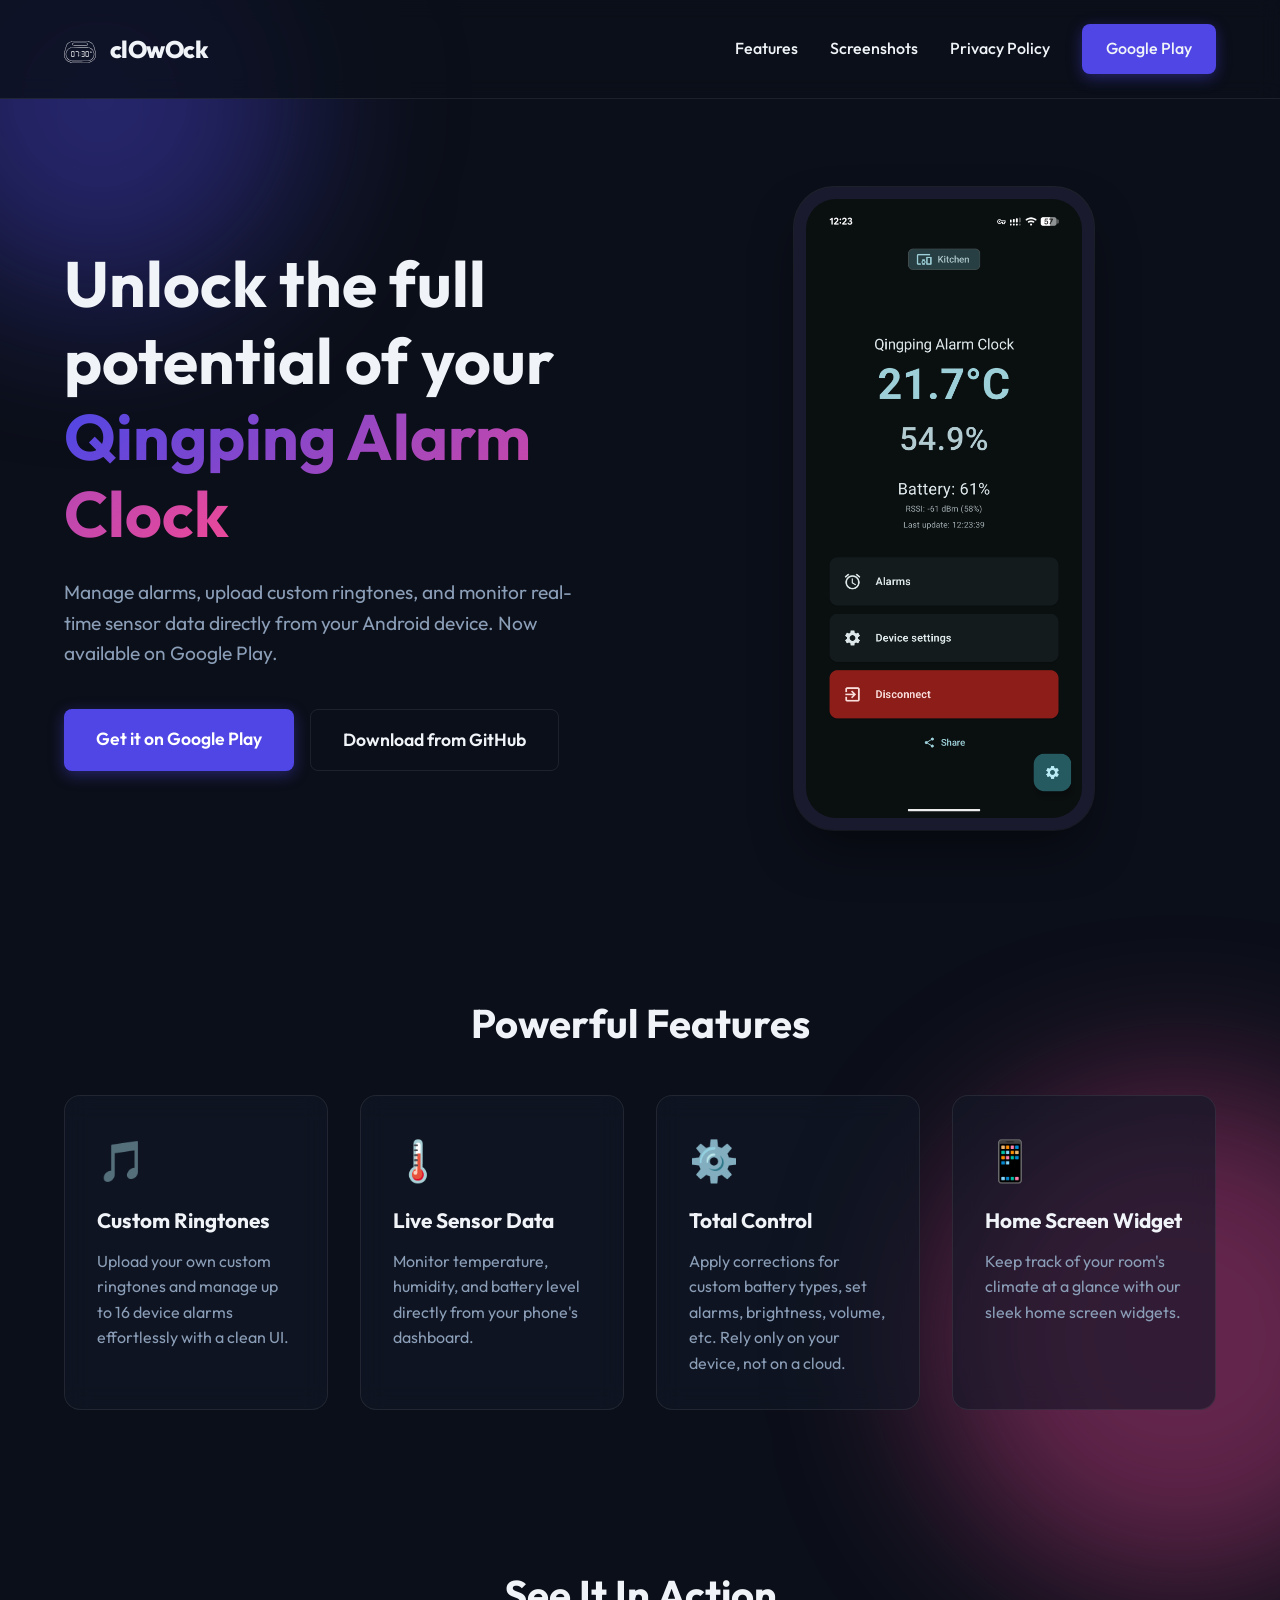
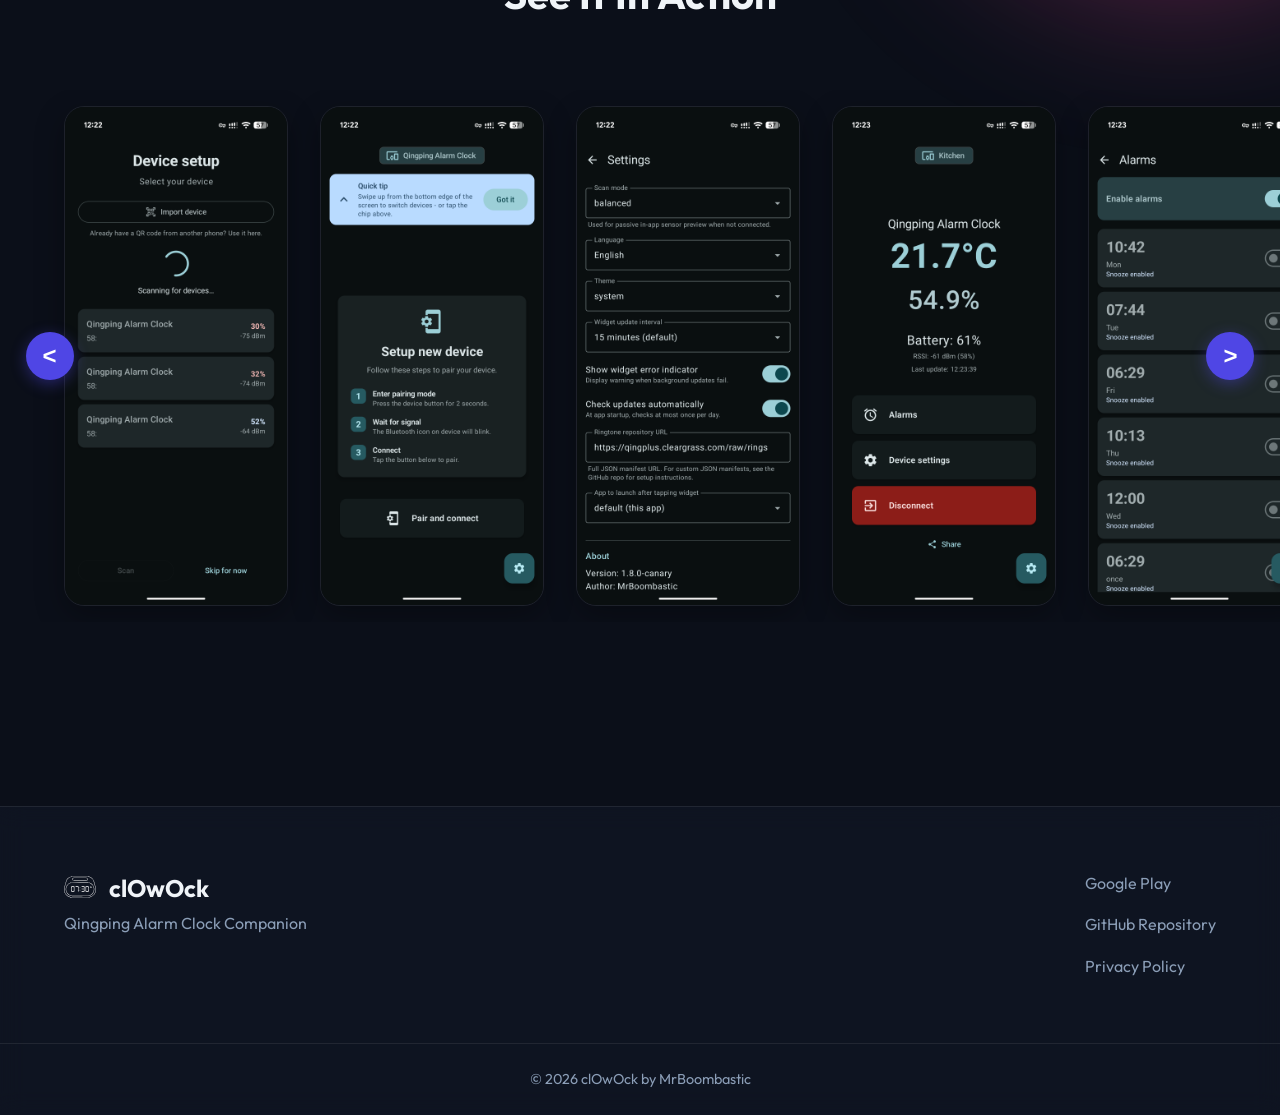
<file: website/index.html>
<!DOCTYPE html>
<html lang="en">

<head>
    <meta charset="UTF-8">
    <meta name="viewport" content="width=device-width, initial-scale=1.0">
    <title>clOwOck - Qingping Alarm Clock Companion</title>
    <meta name="description"
        content="The ultimate companion app for the Qingping CGD1 Bluetooth LE alarm clock. Manage alarms, custom ringtones, and monitor sensors.">
    <link rel="stylesheet" href="style.css">
    <link href="media/logo.png" rel="icon" type="image/png">
    <link href="media/logo-white.svg" rel="icon" type="image/svg+xml">

    <!-- Open Graph / Facebook -->
    <meta content="website" property="og:type">
    <meta content="https://clowock.amroz.xyz/" property="og:url">
    <meta content="clOwOck - Qingping Alarm Clock Companion" property="og:title">
    <meta content="The ultimate companion app for the Qingping CGD1 Bluetooth LE alarm clock. Manage alarms, custom ringtones, and monitor sensors."
          property="og:description">
    <meta content="https://clowock.amroz.xyz/media/logo.png"
          property="og:image">

    <!-- Twitter -->
    <meta content="summary" property="twitter:card">
    <meta content="https://clowock.amroz.xyz/" property="twitter:url">
    <meta content="clOwOck - Qingping Alarm Clock Companion" property="twitter:title">
    <meta content="The ultimate companion app for the Qingping CGD1 Bluetooth LE alarm clock. Manage alarms, custom ringtones, and monitor sensors."
          property="twitter:description">
    <meta content="https://clowock.amroz.xyz/media/logo.png"
          property="twitter:image">

    <link rel="preconnect" href="https://fonts.googleapis.com">
    <link rel="preconnect" href="https://fonts.gstatic.com" crossorigin>
    <link href="https://fonts.googleapis.com/css2?family=Outfit:wght@300;400;500;700;800&display=swap" rel="stylesheet">
</head>

<body>
    <div class="blob blob-1"></div>
    <div class="blob blob-2"></div>

    <nav class="navbar">
        <a class="logo" href="#">
            <img alt="clOwOck Logo" src="media/logo-white.svg"
                style="height: 32px; width: 32px; border-radius: 8px; margin-right: 10px; vertical-align: middle;">
            clOwOck
        </a>
        <div class="nav-links">
            <a href="#features">Features</a>
            <a href="#screenshots">Screenshots</a>
            <a href="privacy.html">Privacy Policy</a>
            <a class="btn btn-primary"
               href="https://play.google.com/store/apps/details?id=com.mrboombastic.buwudzik"
               rel="noopener noreferrer" target="_blank">Google Play</a>
        </div>
        <button aria-label="Toggle Navigation" class="hamburger">
            <span></span>
            <span></span>
            <span></span>
        </button>
    </nav>

    <header class="hero">
        <div class="hero-content">
            <h1 class="hero-title">Unlock the full potential of your <span class="gradient-text">Qingping Alarm
                    Clock</span>
            </h1>
            <p class="hero-subtitle">Manage alarms, upload custom ringtones, and monitor real-time sensor data directly
                from your Android device. Now available on Google Play.</p>
            <div class="hero-actions">
                <a class="btn btn-primary btn-large"
                   href="https://play.google.com/store/apps/details?id=com.mrboombastic.buwudzik"
                   rel="noopener noreferrer" target="_blank">Get it on Google
                    Play</a>
                <a href="https://github.com/MrBoombastic/clOwOck/releases" target="_blank"
                   class="btn btn-secondary btn-large" rel="noopener noreferrer">Download from
                    GitHub</a>
            </div>
        </div>
        <div class="hero-image">
            <div class="phone-mockup">
                <img src="media/s1.png" alt="clOwOck Home Screen">
            </div>
        </div>
    </header>

    <section id="features" class="features-section">
        <h2 class="section-title">Powerful Features</h2>
        <div class="features-grid">
            <div class="feature-card glass">
                <div class="feature-icon">🎵</div>
                <h3>Custom Ringtones</h3>
                <p>Upload your own custom ringtones and manage up to 16 device alarms effortlessly with a clean UI.</p>
            </div>
            <div class="feature-card glass">
                <div class="feature-icon">🌡️</div>
                <h3>Live Sensor Data</h3>
                <p>Monitor temperature, humidity, and battery level directly from your phone's dashboard.</p>
            </div>
            <div class="feature-card glass">
                <div class="feature-icon">⚙️</div>
                <h3>Total Control</h3>
                <p>Apply corrections for custom battery types, set alarms, brightness, volume, etc. Rely only on your
                    device, not on a cloud.
                </p>
            </div>
            <div class="feature-card glass">
                <div class="feature-icon">📱</div>
                <h3>Home Screen Widget</h3>
                <p>Keep track of your room's climate at a glance with our sleek home screen widgets.</p>
            </div>
        </div>
    </section>

    <section id="screenshots" class="screenshots-section">
        <h2 class="section-title">See It In Action</h2>
        <div class="carousel-container">
            <button class="carousel-btn prev-btn" aria-label="Previous">&lt;</button>
            <div aria-label="App screenshots gallery" class="carousel-track" tabindex="0">
                <img src="media/setup.png" alt="Setup Screen" class="carousel-img">
                <img alt="Pairing screen" class="carousel-img" loading="lazy" src="media/pair.png">
                <img alt="Settings Screen" class="carousel-img" loading="lazy"
                     src="media/settings.png">
                <img alt="Home Screen" class="carousel-img" loading="lazy" src="media/s1.png">
                <img alt="Main alarms screen" class="carousel-img" loading="lazy"
                     src="media/s2.png">
                <img alt="Alarm settings screen" class="carousel-img" loading="lazy"
                     src="media/s3.png">
                <img alt="Device settings screen" class="carousel-img" loading="lazy"
                     src="media/s4.png">
                <img alt="Ringtone selection screen" class="carousel-img" loading="lazy"
                     src="media/s5.png">
                <img alt="Ringtone trimming screen" class="carousel-img" loading="lazy"
                     src="media/s6.png">
                <img alt="Import device screen" class="carousel-img" loading="lazy"
                     src="media/import.png">
                <img alt="Export device screen" class="carousel-img" loading="lazy"
                     src="media/export.png">
                <img alt="Home widgets" class="carousel-img" loading="lazy" src="media/widget.png">
            </div>
            <button class="carousel-btn next-btn" aria-label="Next">&gt;</button>
        </div>
    </section>

    <footer class="footer glass">
        <div class="footer-content">
            <div class="footer-brand">
                <h2>
                    <img alt="clOwOck Logo" src="media/logo-white.svg"
                        style="height: 32px; width: 32px; border-radius: 8px; margin-right: 8px; vertical-align: bottom;">
                    clOwOck
                </h2>
                <p>Qingping Alarm Clock Companion</p>
            </div>
            <div class="footer-links">
                <a href="https://play.google.com/store/apps/details?id=com.mrboombastic.buwudzik"
                   rel="noopener noreferrer"
                   target="_blank">Google Play</a>
                <a href="https://github.com/MrBoombastic/clOwOck" target="_blank">GitHub
                    Repository</a>
                <a href="privacy.html">Privacy Policy</a>
            </div>
        </div>
        <div class="footer-bottom">
            <p>&copy; 2026 clOwOck by MrBoombastic</p>
        </div>
    </footer>

    <script src="main.js"></script>
</body>

</html>
</file>
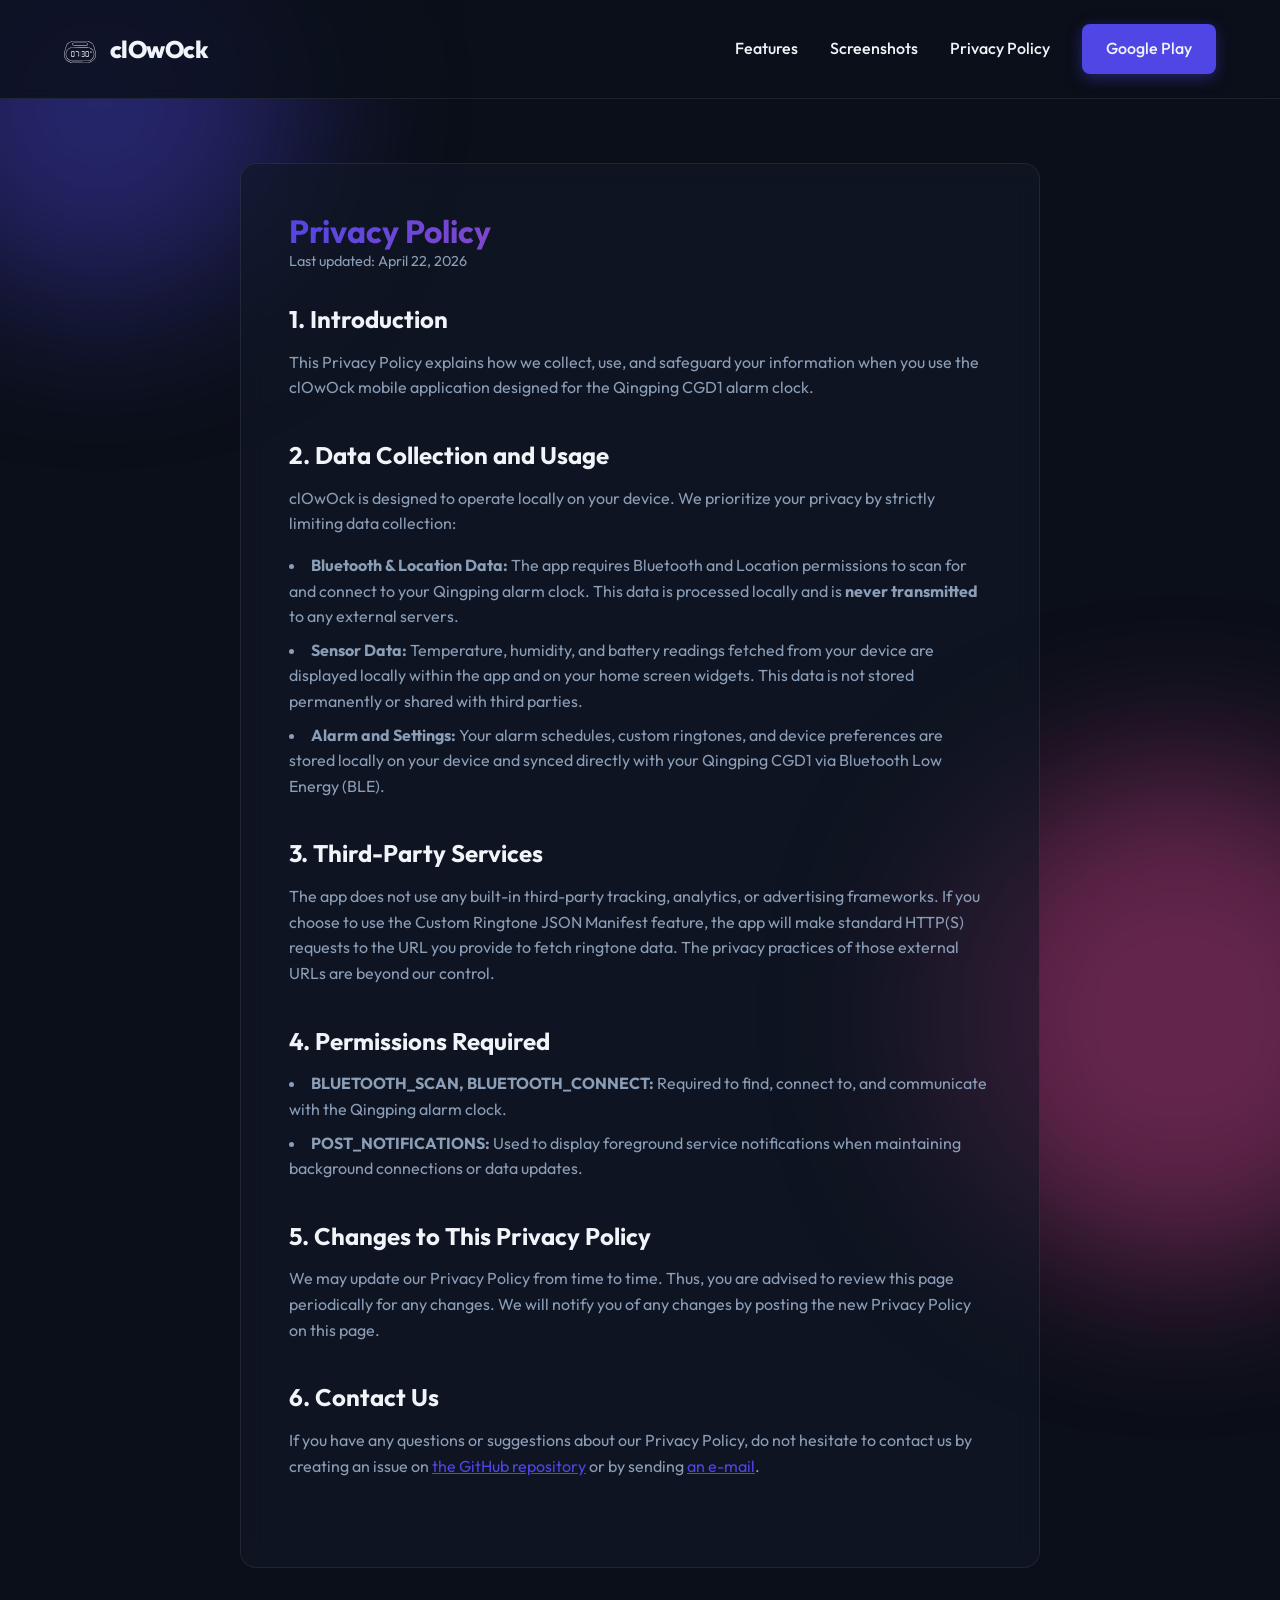
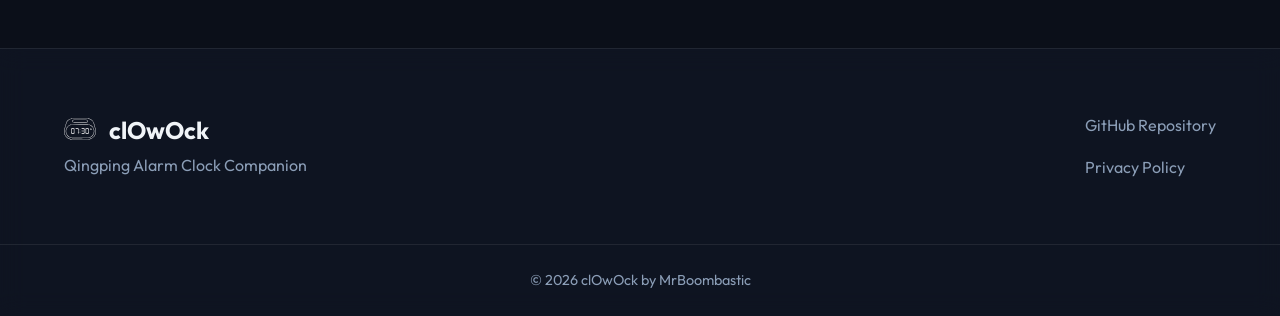
<file: website/privacy.html>
<!DOCTYPE html>
<html lang="en">

<head>
    <meta charset="UTF-8">
    <meta name="viewport" content="width=device-width, initial-scale=1.0">
    <title>Privacy Policy - clOwOck</title>
    <meta name="description" content="Privacy Policy for the clOwOck Android app.">
    <link rel="stylesheet" href="style.css">
    <link href="media/logo.png" rel="icon" type="image/png">
    <link href="media/logo-white.svg" rel="icon" type="image/svg+xml">

    <!-- Open Graph / Facebook -->
    <meta content="website" property="og:type">
    <meta content="https://clowock.amroz.xyz/" property="og:url">
    <meta content="Privacy Policy - clOwOck" property="og:title">
    <meta content="Privacy Policy for the clOwOck Android app." property="og:description">
    <meta content="https://clowock.amroz.xyz/media/logo.png"
          property="og:image">

    <!-- Twitter -->
    <meta content="summary" property="twitter:card">
    <meta content="https://clowock.amroz.xyz/" property="twitter:url">
    <meta content="Privacy Policy - clOwOck" property="twitter:title">
    <meta content="Privacy Policy for the clOwOck Android app." property="twitter:description">
    <meta content="https://clowock.amroz.xyz/media/logo.png"
          property="twitter:image">

    <link rel="preconnect" href="https://fonts.googleapis.com">
    <link rel="preconnect" href="https://fonts.gstatic.com" crossorigin>
    <link href="https://fonts.googleapis.com/css2?family=Outfit:wght@300;400;500;700;800&display=swap" rel="stylesheet">
</head>

<body>
    <div class="blob blob-1"></div>
    <div class="blob blob-2"></div>

    <nav class="navbar">
        <a class="logo" href="index.html">
            <img alt="clOwOck Logo" src="media/logo-white.svg"
                 style="height: 32px; width: 32px; border-radius: 8px; margin-right: 10px; vertical-align: middle;">
            clOwOck
        </a>
        <div class="nav-links">
            <a href="index.html#features">Features</a>
            <a href="index.html#screenshots">Screenshots</a>
            <a href="privacy.html">Privacy Policy</a>
            <a class="btn btn-primary"
               href="https://play.google.com/store/apps/details?id=com.mrboombastic.buwudzik"
               rel="noopener noreferrer" target="_blank">Google Play</a>
        </div>
        <button aria-label="Toggle Navigation" class="hamburger">
            <span></span>
            <span></span>
            <span></span>
        </button>
    </nav>

    <main class="page-content glass">
        <h1 class="gradient-text">Privacy Policy</h1>
        <p class="last-updated">Last updated: April 22, 2026</p>

        <section class="policy-section">
            <h2>1. Introduction</h2>
            <p>This Privacy Policy explains how we collect, use, and safeguard your information when you use the clOwOck
                mobile application designed for the Qingping CGD1 alarm clock.</p>
        </section>

        <section class="policy-section">
            <h2>2. Data Collection and Usage</h2>
            <p>clOwOck is designed to operate locally on your device. We prioritize your privacy by strictly
                limiting data collection:</p>
            <ul>
                <li><strong>Bluetooth & Location Data:</strong> The app requires Bluetooth and Location permissions to
                    scan for and connect to your Qingping alarm clock. This data is
                    processed locally and is <strong>never transmitted</strong> to any external servers.</li>
                <li><strong>Sensor Data:</strong> Temperature, humidity, and battery readings fetched from your device
                    are displayed locally within the app and on your home screen widgets. This data is not stored
                    permanently or shared with third parties.</li>
                <li><strong>Alarm and Settings:</strong> Your alarm schedules, custom ringtones, and device preferences
                    are stored locally on your device and synced directly with your Qingping CGD1 via Bluetooth Low
                    Energy (BLE).</li>
            </ul>
        </section>

        <section class="policy-section">
            <h2>3. Third-Party Services</h2>
            <p>The app does not use any built-in third-party tracking, analytics, or advertising frameworks. If you
                choose to use the Custom Ringtone JSON Manifest feature, the app will make standard HTTP(S) requests to
                the URL you provide to fetch ringtone data. The privacy practices of those external URLs are beyond our
                control.</p>
        </section>

        <section class="policy-section">
            <h2>4. Permissions Required</h2>
            <ul>
                <li><strong>BLUETOOTH_SCAN, BLUETOOTH_CONNECT:</strong> Required to find, connect to, and communicate
                    with the Qingping alarm clock.</li>
                <li><strong>POST_NOTIFICATIONS:</strong> Used to display foreground service notifications when
                    maintaining background connections or data updates.</li>
            </ul>
        </section>

        <section class="policy-section">
            <h2>5. Changes to This Privacy Policy</h2>
            <p>We may update our Privacy Policy from time to time. Thus, you are advised to review this page
                periodically for any changes. We will notify you of any changes by posting the new Privacy Policy on
                this page.</p>
        </section>

        <section class="policy-section">
            <h2>6. Contact Us</h2>
            <p>If you have any questions or suggestions about our Privacy Policy, do not hesitate to contact us by
                creating an issue on <a href="https://github.com/MrBoombastic/clOwOck"
                                        target="_blank"
                    style="color: var(--primary);">the GitHub repository</a> or by sending <a
                    href="mailto:contact@amroz.xyz" style="color: var(--primary);">an e-mail</a>.</p>
        </section>
    </main>

    <footer class="footer glass">
        <div class="footer-content">
            <div class="footer-brand">
                <h2>
                    <img alt="clOwOck Logo" src="media/logo-white.svg"
                         style="height: 32px; width: 32px; border-radius: 8px; margin-right: 8px; vertical-align: bottom;">
                    clOwOck
                </h2>
                <p>Qingping Alarm Clock Companion</p>
            </div>
            <div class="footer-links">
                <a href="https://github.com/MrBoombastic/clOwOck" target="_blank">GitHub
                    Repository</a>
                <a href="privacy.html">Privacy Policy</a>
            </div>
        </div>
        <div class="footer-bottom">
            <p>&copy; 2026 clOwOck by MrBoombastic</p>
        </div>
    </footer>

    <script src="main.js"></script>
</body>

</html>
</file>
<file: website/style.css>
:root {
    --bg-color: #0b0f19;
    --text-main: #f0f4f8;
    --text-muted: #8b9eb7;
    --primary: #4f46e5;
    --primary-hover: #3730a3;
    --primary-glow: rgba(79, 70, 229, 0.4);
    --secondary: #ec4899;
    --secondary-glow: rgba(236, 72, 153, 0.4);
    --glass-bg: rgba(17, 24, 39, 0.6);
    --glass-border: rgba(255, 255, 255, 0.08);
    --transition: all 0.3s cubic-bezier(0.25, 0.8, 0.25, 1);
}

* {
    margin: 0;
    padding: 0;
    box-sizing: border-box;
    scroll-behavior: smooth;
}

body {
    font-family: 'Outfit', sans-serif;
    background-color: var(--bg-color);
    color: var(--text-main);
    line-height: 1.6;
    overflow-x: hidden;
    position: relative;
}

/* Background Blobs for Aesthetics */
.blob {
    position: absolute;
    filter: blur(80px);
    z-index: -1;
    border-radius: 50%;
    animation: float 10s ease-in-out infinite;
}

.blob-1 {
    top: -100px;
    left: -100px;
    width: 400px;
    height: 400px;
    background: var(--primary-glow);
}

.blob-2 {
    top: 40%;
    right: -150px;
    width: 500px;
    height: 500px;
    background: var(--secondary-glow);
    animation-delay: -5s;
}

@keyframes float {

    0%,
    100% {
        transform: translate(0, 0) scale(1);
    }

    50% {
        transform: translate(30px, 50px) scale(1.1);
    }
}

/* Glassmorphism Utilities */
.glass {
    background: var(--glass-bg);
    backdrop-filter: blur(12px);
    -webkit-backdrop-filter: blur(12px);
    border: 1px solid var(--glass-border);
    border-radius: 16px;
}

/* Typography */
h1,
h2,
h3 {
    font-weight: 700;
    line-height: 1.2;
}

.gradient-text {
    background: linear-gradient(135deg, var(--primary), var(--secondary));
    -webkit-background-clip: text;
    -webkit-text-fill-color: transparent;
    background-clip: text;
}

.section-title {
    text-align: center;
    font-size: 2.5rem;
    margin-bottom: 3rem;
}

/* Navigation */
.navbar {
    display: flex;
    justify-content: space-between;
    align-items: center;
    padding: 1.5rem 5%;
    position: sticky;
    top: 0;
    z-index: 100;
    background: rgba(11, 15, 25, 0.8);
    backdrop-filter: blur(10px);
    border-bottom: 1px solid var(--glass-border);
}

.logo {
    font-size: 1.5rem;
    font-weight: 800;
    letter-spacing: -0.5px;
    color: var(--text-main);
    text-decoration: none;
}

.nav-links {
    display: flex;
    gap: 2rem;
    align-items: center;
}

.nav-links a {
    color: var(--text-main);
    text-decoration: none;
    font-weight: 500;
    transition: var(--transition);
}

.nav-links a:hover {
    color: var(--primary);
}

/* Hamburger Menu Button */
.hamburger {
    display: none;
    flex-direction: column;
    justify-content: space-between;
    width: 24px;
    height: 18px;
    background: transparent;
    border: none;
    cursor: pointer;
    padding: 0;
    z-index: 101;
}

.hamburger span {
    width: 100%;
    height: 2px;
    background-color: var(--text-main);
    border-radius: 2px;
    transition: var(--transition);
}

.hamburger.active span:nth-child(1) {
    transform: translateY(8px) rotate(45deg);
}

.hamburger.active span:nth-child(2) {
    opacity: 0;
}

.hamburger.active span:nth-child(3) {
    transform: translateY(-8px) rotate(-45deg);
}

/* Buttons */
.btn {
    display: inline-block;
    padding: 0.75rem 1.5rem;
    border-radius: 8px;
    font-weight: 600;
    text-decoration: none;
    transition: var(--transition);
    cursor: pointer;
    border: none;
    text-align: center;
}

.btn-primary {
    background: var(--primary);
    color: white;
    box-shadow: 0 4px 15px var(--primary-glow);
}

.btn-primary:hover {
    background: var(--primary-hover);
    transform: translateY(-2px);
    box-shadow: 0 6px 20px var(--primary-glow);
}

.btn-secondary {
    background: transparent;
    color: var(--text-main);
    border: 1px solid var(--glass-border);
}

.btn-secondary:hover {
    background: rgba(255, 255, 255, 0.05);
    transform: translateY(-2px);
}

.btn-large {
    padding: 1rem 2rem;
    font-size: 1.1rem;
}

/* Hero Section */
.hero {
    display: flex;
    align-items: center;
    justify-content: space-between;
    min-height: calc(100vh - 80px);
    padding: 2rem 5%;
    gap: 4rem;
    max-width: 1400px;
    margin: 0 auto;
}

.hero-content {
    flex: 1;
    max-width: 600px;
}

.hero-title {
    font-size: 4rem;
    margin-bottom: 1.5rem;
}

.hero-subtitle {
    font-size: 1.2rem;
    color: var(--text-muted);
    margin-bottom: 2.5rem;
}

.hero-actions {
    display: flex;
    gap: 1rem;
}

.hero-image {
    flex: 1;
    display: flex;
    justify-content: center;
    position: relative;
}

.phone-mockup {
    position: relative;
    width: 300px;
    height: auto;
    border-radius: 40px;
    padding: 12px;
    background: #1a1a2e;
    box-shadow: 0 25px 50px -12px rgba(0, 0, 0, 0.5), 0 0 0 1px var(--glass-border);
    animation: float-phone 6s ease-in-out infinite;
}

@keyframes float-phone {

    0%,
    100% {
        transform: translateY(0);
    }

    50% {
        transform: translateY(-20px);
    }
}

.phone-mockup img {
    width: 100%;
    height: auto;
    object-fit: contain;
    border-radius: 30px;
    display: block;
}

/* Features */
.features-section {
    padding: 5rem 5%;
    scroll-margin-top: 80px;
}

.features-grid {
    display: grid;
    grid-template-columns: repeat(auto-fit, minmax(250px, 1fr));
    gap: 2rem;
}

.feature-card {
    padding: 2rem;
    transition: var(--transition);
}

.feature-card:hover {
    transform: translateY(-10px);
    border-color: rgba(99, 102, 241, 0.3);
    box-shadow: 0 10px 30px rgba(0, 0, 0, 0.2);
}

.feature-icon {
    font-size: 2.5rem;
    margin-bottom: 1rem;
}

.feature-card h3 {
    margin-bottom: 1rem;
    font-size: 1.3rem;
}

.feature-card p {
    color: var(--text-muted);
}

/* Screenshots Carousel */
.screenshots-section {
    padding: 5rem 0;
    overflow-x: clip; /* prevent horizontal overflow without clipping vertical shadows */
    scroll-margin-top: 80px;
}

.carousel-container {
    width: 100%;
    padding: 1.5rem 0;
}

.carousel-track {
    display: flex;
    gap: 2rem;
    padding: 1rem 5%;  /* vertical padding so box-shadow isn't clipped */
    overflow-x: auto;
    scroll-snap-type: x mandatory;
    scrollbar-width: none;
    /* Firefox */
}

.carousel-track::-webkit-scrollbar {
    display: none;
    /* Chrome/Safari */
}

.carousel-img {
    height: 500px;
    border-radius: 20px;
    scroll-snap-align: center;
    box-shadow: 0 10px 30px rgba(0, 0, 0, 0.3);
    border: 1px solid var(--glass-border);
    transition: var(--transition);
}

.carousel-img:hover {
    transform: scale(1.05);
}

/* Privacy Policy Page */
.page-content {
    max-width: 800px;
    margin: 4rem auto;
    padding: 3rem;
}

.last-updated {
    color: var(--text-muted);
    margin-bottom: 2rem;
    font-size: 0.9rem;
}

.policy-section {
    margin-bottom: 2.5rem;
}

.policy-section h2 {
    margin-bottom: 1rem;
    font-size: 1.5rem;
    color: var(--text-main);
}

.policy-section p {
    color: var(--text-muted);
    margin-bottom: 1rem;
}

.policy-section ul {
    list-style-position: inside;
    color: var(--text-muted);
    margin-bottom: 1rem;
}

.policy-section li {
    margin-bottom: 0.5rem;
}

/* Footer */
.footer {
    margin-top: 5rem;
    border-radius: 0;
    border-left: none;
    border-right: none;
    border-bottom: none;
}

.footer-content {
    display: flex;
    justify-content: space-between;
    padding: 4rem 5%;
    flex-wrap: wrap;
    gap: 2rem;
}

.footer-brand p {
    color: var(--text-muted);
    margin-top: 0.5rem;
}

.footer-links {
    display: flex;
    flex-direction: column;
    gap: 1rem;
}

.footer-links a {
    color: var(--text-muted);
    text-decoration: none;
    transition: var(--transition);
}

.footer-links a:hover {
    color: var(--primary);
}

.footer-bottom {
    text-align: center;
    padding: 1.5rem;
    border-top: 1px solid var(--glass-border);
    color: var(--text-muted);
    font-size: 0.9rem;
}

@media (max-width: 1024px) {
    .hero {
        gap: 2rem;
        padding: 2rem 4%;
    }

    .hero-title {
        font-size: 3.2rem;
    }

    .phone-mockup {
        width: 240px;
    }

    .carousel-img {
        height: 400px;
    }

    .features-section {
        padding: 4rem 4%;
    }
}

/* Responsive — Mobile */
@media (max-width: 768px) {
    .hero {
        flex-direction: column;
        text-align: center;
        padding-top: 2rem;
        padding-bottom: 2rem;
        min-height: unset;
        gap: 2rem;
    }

    .hero-actions {
        justify-content: center;
        flex-wrap: wrap;
    }

    .hero-title {
        font-size: 2.4rem;
    }

    .hero-subtitle {
        font-size: 1rem;
        margin-bottom: 1.5rem;
    }

    .phone-mockup {
        width: 200px;
    }

    .hamburger {
        display: flex;
    }

    .nav-links {
        display: flex;
        flex-direction: column;
        justify-content: flex-start;
        align-items: center;
        position: fixed;
        top: 0;
        right: -100%;
        width: 80%;
        max-width: 300px;
        height: 100vh;
        background: rgba(11, 15, 25, 0.95);
        backdrop-filter: blur(20px);
        -webkit-backdrop-filter: blur(20px);
        border-left: 1px solid var(--glass-border);
        padding: 6rem 2rem 3rem 2rem;
        gap: 2rem;
        transition: right 0.4s cubic-bezier(0.25, 0.8, 0.25, 1);
        z-index: 100;
        box-shadow: -10px 0 30px rgba(0, 0, 0, 0.5);
    }

    .nav-links.active {
        right: 0;
    }

    .nav-links a {
        width: 100%;
        text-align: center;
        font-size: 1.2rem;
        padding: 0.5rem 0;
    }

    .nav-links .btn {
        width: 100%;
        margin-top: 1rem;
        padding: 0.85rem 1.5rem;
    }

    .page-content {
        margin: 2rem 5%;
        padding: 2rem;
    }

    .carousel-img {
        height: 320px;
    }

    .footer-content {
        flex-direction: column;
        align-items: center;
        text-align: center;
        padding: 3rem 5%;
    }

    .footer-links {
        align-items: center;
    }

    .section-title {
        font-size: 2rem;
        margin-bottom: 2rem;
    }
}

/* Carousel Buttons */
.carousel-container {
    position: relative;
    display: flex;
    align-items: center;
}

.carousel-btn {
    position: absolute;
    top: 50%;
    transform: translateY(-50%);
    background: var(--primary);
    color: white;
    border: none;
    border-radius: 50%;
    width: 48px;
    height: 48px;
    font-size: 1.5rem;
    font-weight: bold;
    cursor: pointer;
    z-index: 10;
    box-shadow: 0 4px 15px var(--primary-glow);
    transition: var(--transition);
    display: flex;
    align-items: center;
    justify-content: center;
}

.carousel-btn:hover {
    background: var(--primary-hover);
    transform: translateY(-50%) scale(1.1);
}

.prev-btn {
    left: 2%;
}

.next-btn {
    right: 2%;
}

@media (max-width: 768px) {
    .carousel-btn {
        width: 36px;
        height: 36px;
        font-size: 1.2rem;
    }
}
</file>
